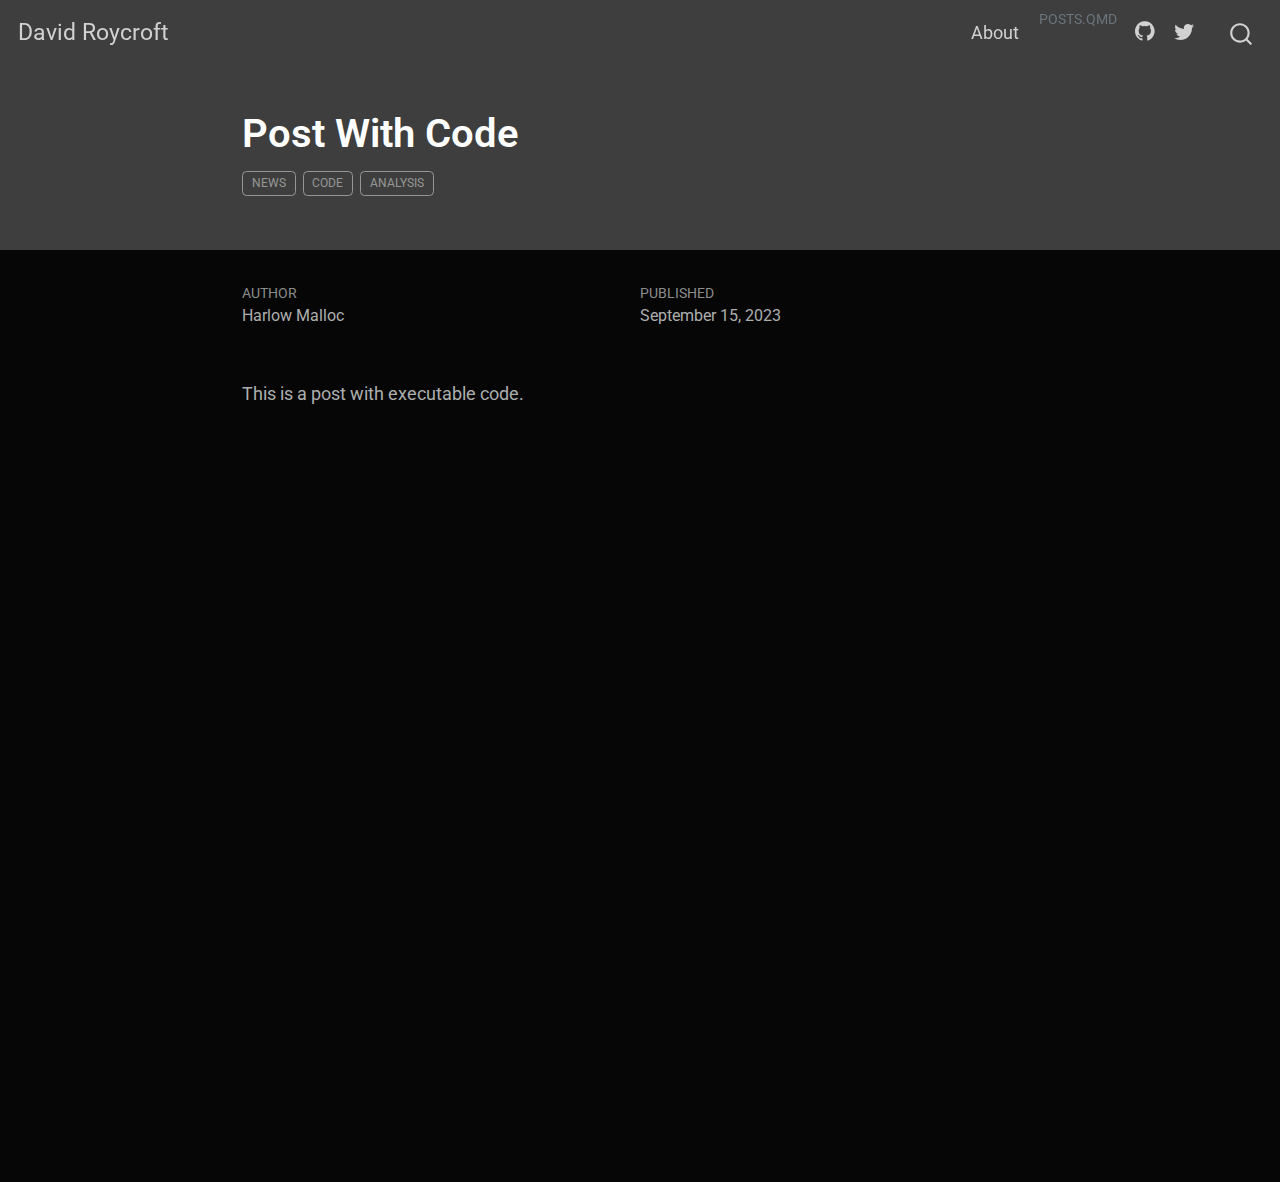
<file: docs/posts/post-with-code/index.html>
<!DOCTYPE html>
<html xmlns="http://www.w3.org/1999/xhtml" lang="en" xml:lang="en"><head>

<meta charset="utf-8">
<meta name="generator" content="quarto-1.2.475">

<meta name="viewport" content="width=device-width, initial-scale=1.0, user-scalable=yes">

<meta name="author" content="Harlow Malloc">
<meta name="dcterms.date" content="2023-09-15">

<title>David Roycroft - Post With Code</title>
<style>
code{white-space: pre-wrap;}
span.smallcaps{font-variant: small-caps;}
div.columns{display: flex; gap: min(4vw, 1.5em);}
div.column{flex: auto; overflow-x: auto;}
div.hanging-indent{margin-left: 1.5em; text-indent: -1.5em;}
ul.task-list{list-style: none;}
ul.task-list li input[type="checkbox"] {
  width: 0.8em;
  margin: 0 0.8em 0.2em -1.6em;
  vertical-align: middle;
}
</style>


<script src="../../site_libs/quarto-nav/quarto-nav.js"></script>
<script src="../../site_libs/quarto-nav/headroom.min.js"></script>
<script src="../../site_libs/clipboard/clipboard.min.js"></script>
<script src="../../site_libs/quarto-search/autocomplete.umd.js"></script>
<script src="../../site_libs/quarto-search/fuse.min.js"></script>
<script src="../../site_libs/quarto-search/quarto-search.js"></script>
<meta name="quarto:offset" content="../../">
<script src="../../site_libs/quarto-html/quarto.js"></script>
<script src="../../site_libs/quarto-html/popper.min.js"></script>
<script src="../../site_libs/quarto-html/tippy.umd.min.js"></script>
<script src="../../site_libs/quarto-html/anchor.min.js"></script>
<link href="../../site_libs/quarto-html/tippy.css" rel="stylesheet">
<link href="../../site_libs/quarto-html/quarto-syntax-highlighting-dark.css" rel="stylesheet" id="quarto-text-highlighting-styles">
<script src="../../site_libs/bootstrap/bootstrap.min.js"></script>
<link href="../../site_libs/bootstrap/bootstrap-icons.css" rel="stylesheet">
<link href="../../site_libs/bootstrap/bootstrap.min.css" rel="stylesheet" id="quarto-bootstrap" data-mode="dark">
<script id="quarto-search-options" type="application/json">{
  "location": "navbar",
  "copy-button": false,
  "collapse-after": 3,
  "panel-placement": "end",
  "type": "overlay",
  "limit": 20,
  "language": {
    "search-no-results-text": "No results",
    "search-matching-documents-text": "matching documents",
    "search-copy-link-title": "Copy link to search",
    "search-hide-matches-text": "Hide additional matches",
    "search-more-match-text": "more match in this document",
    "search-more-matches-text": "more matches in this document",
    "search-clear-button-title": "Clear",
    "search-detached-cancel-button-title": "Cancel",
    "search-submit-button-title": "Submit"
  }
}</script>


<link rel="stylesheet" href="../../styles.css">
</head>

<body class="nav-fixed fullcontent">

<div id="quarto-search-results"></div>
  <header id="quarto-header" class="headroom fixed-top">
    <nav class="navbar navbar-expand-lg navbar-dark ">
      <div class="navbar-container container-fluid">
      <div class="navbar-brand-container">
    <a class="navbar-brand" href="../../index.html">
    <span class="navbar-title">David Roycroft</span>
    </a>
  </div>
          <button class="navbar-toggler" type="button" data-bs-toggle="collapse" data-bs-target="#navbarCollapse" aria-controls="navbarCollapse" aria-expanded="false" aria-label="Toggle navigation" onclick="if (window.quartoToggleHeadroom) { window.quartoToggleHeadroom(); }">
  <span class="navbar-toggler-icon"></span>
</button>
          <div class="collapse navbar-collapse" id="navbarCollapse">
            <ul class="navbar-nav navbar-nav-scroll ms-auto">
  <li class="nav-item">
    <a class="nav-link" href="../../about.html">
 <span class="menu-text">About</span></a>
  </li>  
  <li class="dropdown-header">
 <span class="menu-text">posts.qmd</span></li>
  <li class="nav-item compact">
    <a class="nav-link" href="https://github.com/DRoycroft"><i class="bi bi-github" role="img">
</i> 
 <span class="menu-text"></span></a>
  </li>  
  <li class="nav-item compact">
    <a class="nav-link" href="https://twitter.com/DavidRoycroft6"><i class="bi bi-twitter" role="img">
</i> 
 <span class="menu-text"></span></a>
  </li>  
</ul>
              <div id="quarto-search" class="" title="Search"></div>
          </div> <!-- /navcollapse -->
      </div> <!-- /container-fluid -->
    </nav>
</header>
<!-- content -->
<header id="title-block-header" class="quarto-title-block default page-columns page-full">
  <div class="quarto-title-banner page-columns page-full">
    <div class="quarto-title column-body">
      <h1 class="title">Post With Code</h1>
                                <div class="quarto-categories">
                <div class="quarto-category">news</div>
                <div class="quarto-category">code</div>
                <div class="quarto-category">analysis</div>
              </div>
                  </div>
  </div>
    
  
  <div class="quarto-title-meta">

      <div>
      <div class="quarto-title-meta-heading">Author</div>
      <div class="quarto-title-meta-contents">
               <p>Harlow Malloc </p>
            </div>
    </div>
      
      <div>
      <div class="quarto-title-meta-heading">Published</div>
      <div class="quarto-title-meta-contents">
        <p class="date">September 15, 2023</p>
      </div>
    </div>
    
      
    </div>
    
  
  </header><div id="quarto-content" class="quarto-container page-columns page-rows-contents page-layout-article page-navbar">
<!-- sidebar -->
<!-- margin-sidebar -->
    
<!-- main -->
<main class="content quarto-banner-title-block" id="quarto-document-content">




<p>This is a post with executable code.</p>



</main> <!-- /main -->
<script id="quarto-html-after-body" type="application/javascript">
window.document.addEventListener("DOMContentLoaded", function (event) {
  const toggleBodyColorMode = (bsSheetEl) => {
    const mode = bsSheetEl.getAttribute("data-mode");
    const bodyEl = window.document.querySelector("body");
    if (mode === "dark") {
      bodyEl.classList.add("quarto-dark");
      bodyEl.classList.remove("quarto-light");
    } else {
      bodyEl.classList.add("quarto-light");
      bodyEl.classList.remove("quarto-dark");
    }
  }
  const toggleBodyColorPrimary = () => {
    const bsSheetEl = window.document.querySelector("link#quarto-bootstrap");
    if (bsSheetEl) {
      toggleBodyColorMode(bsSheetEl);
    }
  }
  toggleBodyColorPrimary();  
  const icon = "";
  const anchorJS = new window.AnchorJS();
  anchorJS.options = {
    placement: 'right',
    icon: icon
  };
  anchorJS.add('.anchored');
  const clipboard = new window.ClipboardJS('.code-copy-button', {
    target: function(trigger) {
      return trigger.previousElementSibling;
    }
  });
  clipboard.on('success', function(e) {
    // button target
    const button = e.trigger;
    // don't keep focus
    button.blur();
    // flash "checked"
    button.classList.add('code-copy-button-checked');
    var currentTitle = button.getAttribute("title");
    button.setAttribute("title", "Copied!");
    let tooltip;
    if (window.bootstrap) {
      button.setAttribute("data-bs-toggle", "tooltip");
      button.setAttribute("data-bs-placement", "left");
      button.setAttribute("data-bs-title", "Copied!");
      tooltip = new bootstrap.Tooltip(button, 
        { trigger: "manual", 
          customClass: "code-copy-button-tooltip",
          offset: [0, -8]});
      tooltip.show();    
    }
    setTimeout(function() {
      if (tooltip) {
        tooltip.hide();
        button.removeAttribute("data-bs-title");
        button.removeAttribute("data-bs-toggle");
        button.removeAttribute("data-bs-placement");
      }
      button.setAttribute("title", currentTitle);
      button.classList.remove('code-copy-button-checked');
    }, 1000);
    // clear code selection
    e.clearSelection();
  });
  function tippyHover(el, contentFn) {
    const config = {
      allowHTML: true,
      content: contentFn,
      maxWidth: 500,
      delay: 100,
      arrow: false,
      appendTo: function(el) {
          return el.parentElement;
      },
      interactive: true,
      interactiveBorder: 10,
      theme: 'quarto',
      placement: 'bottom-start'
    };
    window.tippy(el, config); 
  }
  const noterefs = window.document.querySelectorAll('a[role="doc-noteref"]');
  for (var i=0; i<noterefs.length; i++) {
    const ref = noterefs[i];
    tippyHover(ref, function() {
      // use id or data attribute instead here
      let href = ref.getAttribute('data-footnote-href') || ref.getAttribute('href');
      try { href = new URL(href).hash; } catch {}
      const id = href.replace(/^#\/?/, "");
      const note = window.document.getElementById(id);
      return note.innerHTML;
    });
  }
  const findCites = (el) => {
    const parentEl = el.parentElement;
    if (parentEl) {
      const cites = parentEl.dataset.cites;
      if (cites) {
        return {
          el,
          cites: cites.split(' ')
        };
      } else {
        return findCites(el.parentElement)
      }
    } else {
      return undefined;
    }
  };
  var bibliorefs = window.document.querySelectorAll('a[role="doc-biblioref"]');
  for (var i=0; i<bibliorefs.length; i++) {
    const ref = bibliorefs[i];
    const citeInfo = findCites(ref);
    if (citeInfo) {
      tippyHover(citeInfo.el, function() {
        var popup = window.document.createElement('div');
        citeInfo.cites.forEach(function(cite) {
          var citeDiv = window.document.createElement('div');
          citeDiv.classList.add('hanging-indent');
          citeDiv.classList.add('csl-entry');
          var biblioDiv = window.document.getElementById('ref-' + cite);
          if (biblioDiv) {
            citeDiv.innerHTML = biblioDiv.innerHTML;
          }
          popup.appendChild(citeDiv);
        });
        return popup.innerHTML;
      });
    }
  }
});
</script>
</div> <!-- /content -->



</body></html>
</file>
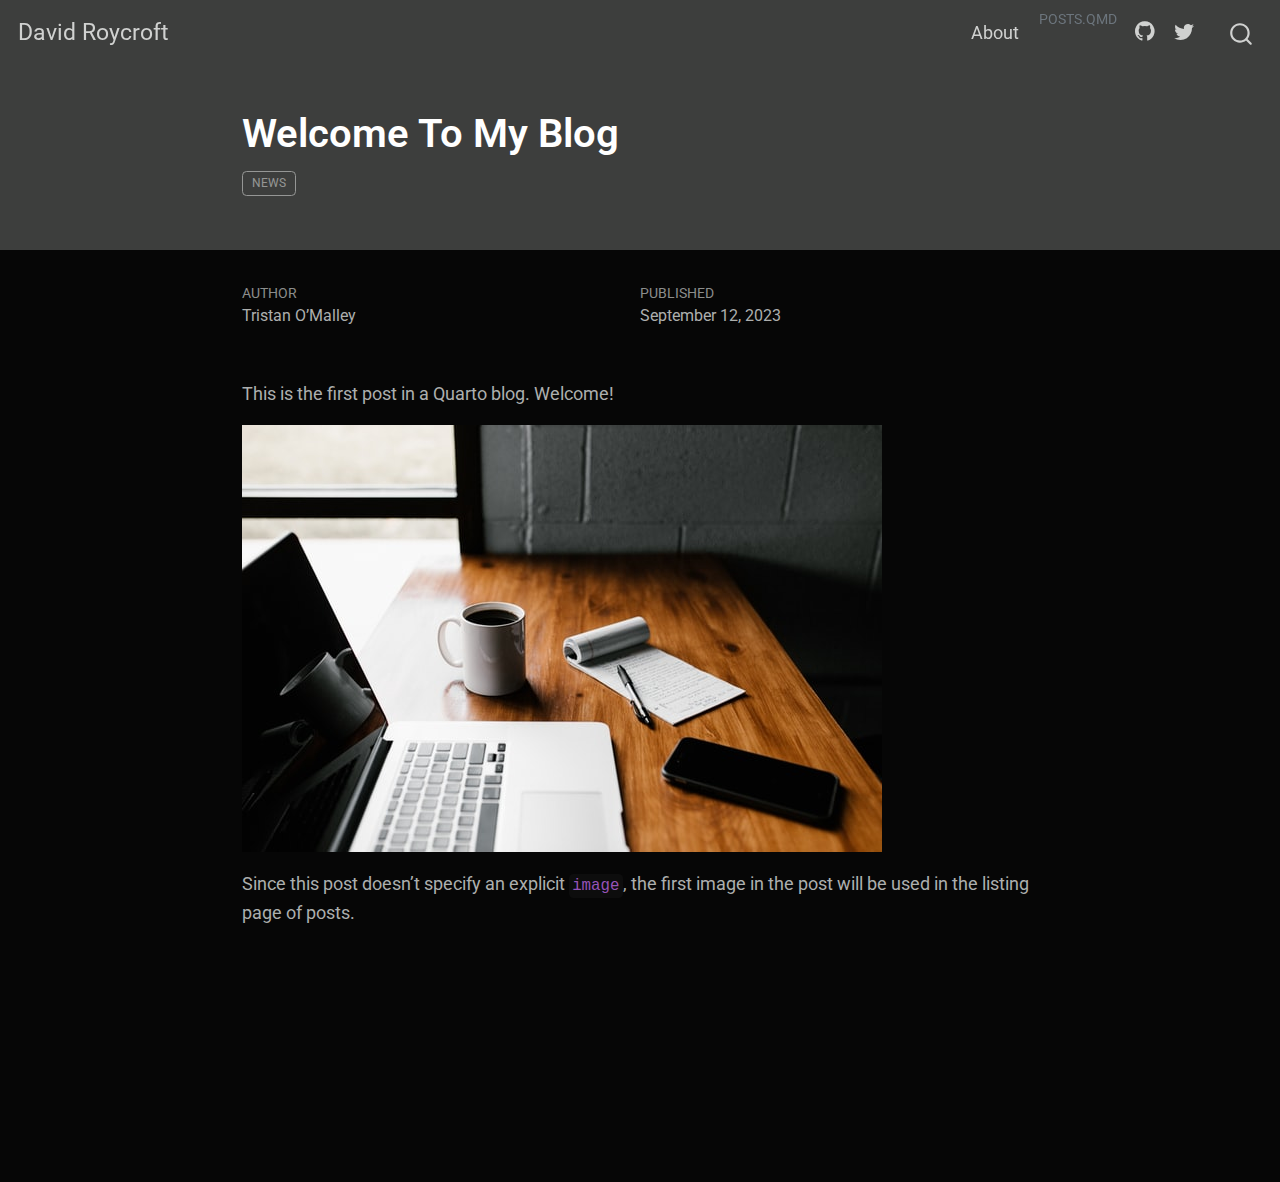
<file: docs/posts/welcome/index.html>
<!DOCTYPE html>
<html xmlns="http://www.w3.org/1999/xhtml" lang="en" xml:lang="en"><head>

<meta charset="utf-8">
<meta name="generator" content="quarto-1.2.475">

<meta name="viewport" content="width=device-width, initial-scale=1.0, user-scalable=yes">

<meta name="author" content="Tristan O’Malley">
<meta name="dcterms.date" content="2023-09-12">

<title>David Roycroft - Welcome To My Blog</title>
<style>
code{white-space: pre-wrap;}
span.smallcaps{font-variant: small-caps;}
div.columns{display: flex; gap: min(4vw, 1.5em);}
div.column{flex: auto; overflow-x: auto;}
div.hanging-indent{margin-left: 1.5em; text-indent: -1.5em;}
ul.task-list{list-style: none;}
ul.task-list li input[type="checkbox"] {
  width: 0.8em;
  margin: 0 0.8em 0.2em -1.6em;
  vertical-align: middle;
}
</style>


<script src="../../site_libs/quarto-nav/quarto-nav.js"></script>
<script src="../../site_libs/quarto-nav/headroom.min.js"></script>
<script src="../../site_libs/clipboard/clipboard.min.js"></script>
<script src="../../site_libs/quarto-search/autocomplete.umd.js"></script>
<script src="../../site_libs/quarto-search/fuse.min.js"></script>
<script src="../../site_libs/quarto-search/quarto-search.js"></script>
<meta name="quarto:offset" content="../../">
<script src="../../site_libs/quarto-html/quarto.js"></script>
<script src="../../site_libs/quarto-html/popper.min.js"></script>
<script src="../../site_libs/quarto-html/tippy.umd.min.js"></script>
<script src="../../site_libs/quarto-html/anchor.min.js"></script>
<link href="../../site_libs/quarto-html/tippy.css" rel="stylesheet">
<link href="../../site_libs/quarto-html/quarto-syntax-highlighting-dark.css" rel="stylesheet" id="quarto-text-highlighting-styles">
<script src="../../site_libs/bootstrap/bootstrap.min.js"></script>
<link href="../../site_libs/bootstrap/bootstrap-icons.css" rel="stylesheet">
<link href="../../site_libs/bootstrap/bootstrap.min.css" rel="stylesheet" id="quarto-bootstrap" data-mode="dark">
<script id="quarto-search-options" type="application/json">{
  "location": "navbar",
  "copy-button": false,
  "collapse-after": 3,
  "panel-placement": "end",
  "type": "overlay",
  "limit": 20,
  "language": {
    "search-no-results-text": "No results",
    "search-matching-documents-text": "matching documents",
    "search-copy-link-title": "Copy link to search",
    "search-hide-matches-text": "Hide additional matches",
    "search-more-match-text": "more match in this document",
    "search-more-matches-text": "more matches in this document",
    "search-clear-button-title": "Clear",
    "search-detached-cancel-button-title": "Cancel",
    "search-submit-button-title": "Submit"
  }
}</script>


<link rel="stylesheet" href="../../styles.css">
</head>

<body class="nav-fixed fullcontent">

<div id="quarto-search-results"></div>
  <header id="quarto-header" class="headroom fixed-top">
    <nav class="navbar navbar-expand-lg navbar-dark ">
      <div class="navbar-container container-fluid">
      <div class="navbar-brand-container">
    <a class="navbar-brand" href="../../index.html">
    <span class="navbar-title">David Roycroft</span>
    </a>
  </div>
          <button class="navbar-toggler" type="button" data-bs-toggle="collapse" data-bs-target="#navbarCollapse" aria-controls="navbarCollapse" aria-expanded="false" aria-label="Toggle navigation" onclick="if (window.quartoToggleHeadroom) { window.quartoToggleHeadroom(); }">
  <span class="navbar-toggler-icon"></span>
</button>
          <div class="collapse navbar-collapse" id="navbarCollapse">
            <ul class="navbar-nav navbar-nav-scroll ms-auto">
  <li class="nav-item">
    <a class="nav-link" href="../../about.html">
 <span class="menu-text">About</span></a>
  </li>  
  <li class="dropdown-header">
 <span class="menu-text">posts.qmd</span></li>
  <li class="nav-item compact">
    <a class="nav-link" href="https://github.com/DRoycroft"><i class="bi bi-github" role="img">
</i> 
 <span class="menu-text"></span></a>
  </li>  
  <li class="nav-item compact">
    <a class="nav-link" href="https://twitter.com/DavidRoycroft6"><i class="bi bi-twitter" role="img">
</i> 
 <span class="menu-text"></span></a>
  </li>  
</ul>
              <div id="quarto-search" class="" title="Search"></div>
          </div> <!-- /navcollapse -->
      </div> <!-- /container-fluid -->
    </nav>
</header>
<!-- content -->
<header id="title-block-header" class="quarto-title-block default page-columns page-full">
  <div class="quarto-title-banner page-columns page-full">
    <div class="quarto-title column-body">
      <h1 class="title">Welcome To My Blog</h1>
                                <div class="quarto-categories">
                <div class="quarto-category">news</div>
              </div>
                  </div>
  </div>
    
  
  <div class="quarto-title-meta">

      <div>
      <div class="quarto-title-meta-heading">Author</div>
      <div class="quarto-title-meta-contents">
               <p>Tristan O’Malley </p>
            </div>
    </div>
      
      <div>
      <div class="quarto-title-meta-heading">Published</div>
      <div class="quarto-title-meta-contents">
        <p class="date">September 12, 2023</p>
      </div>
    </div>
    
      
    </div>
    
  
  </header><div id="quarto-content" class="quarto-container page-columns page-rows-contents page-layout-article page-navbar">
<!-- sidebar -->
<!-- margin-sidebar -->
    
<!-- main -->
<main class="content quarto-banner-title-block" id="quarto-document-content">




<p>This is the first post in a Quarto blog. Welcome!</p>
<p><img src="thumbnail.jpg" class="img-fluid"></p>
<p>Since this post doesn’t specify an explicit <code>image</code>, the first image in the post will be used in the listing page of posts.</p>



</main> <!-- /main -->
<script id="quarto-html-after-body" type="application/javascript">
window.document.addEventListener("DOMContentLoaded", function (event) {
  const toggleBodyColorMode = (bsSheetEl) => {
    const mode = bsSheetEl.getAttribute("data-mode");
    const bodyEl = window.document.querySelector("body");
    if (mode === "dark") {
      bodyEl.classList.add("quarto-dark");
      bodyEl.classList.remove("quarto-light");
    } else {
      bodyEl.classList.add("quarto-light");
      bodyEl.classList.remove("quarto-dark");
    }
  }
  const toggleBodyColorPrimary = () => {
    const bsSheetEl = window.document.querySelector("link#quarto-bootstrap");
    if (bsSheetEl) {
      toggleBodyColorMode(bsSheetEl);
    }
  }
  toggleBodyColorPrimary();  
  const icon = "";
  const anchorJS = new window.AnchorJS();
  anchorJS.options = {
    placement: 'right',
    icon: icon
  };
  anchorJS.add('.anchored');
  const clipboard = new window.ClipboardJS('.code-copy-button', {
    target: function(trigger) {
      return trigger.previousElementSibling;
    }
  });
  clipboard.on('success', function(e) {
    // button target
    const button = e.trigger;
    // don't keep focus
    button.blur();
    // flash "checked"
    button.classList.add('code-copy-button-checked');
    var currentTitle = button.getAttribute("title");
    button.setAttribute("title", "Copied!");
    let tooltip;
    if (window.bootstrap) {
      button.setAttribute("data-bs-toggle", "tooltip");
      button.setAttribute("data-bs-placement", "left");
      button.setAttribute("data-bs-title", "Copied!");
      tooltip = new bootstrap.Tooltip(button, 
        { trigger: "manual", 
          customClass: "code-copy-button-tooltip",
          offset: [0, -8]});
      tooltip.show();    
    }
    setTimeout(function() {
      if (tooltip) {
        tooltip.hide();
        button.removeAttribute("data-bs-title");
        button.removeAttribute("data-bs-toggle");
        button.removeAttribute("data-bs-placement");
      }
      button.setAttribute("title", currentTitle);
      button.classList.remove('code-copy-button-checked');
    }, 1000);
    // clear code selection
    e.clearSelection();
  });
  function tippyHover(el, contentFn) {
    const config = {
      allowHTML: true,
      content: contentFn,
      maxWidth: 500,
      delay: 100,
      arrow: false,
      appendTo: function(el) {
          return el.parentElement;
      },
      interactive: true,
      interactiveBorder: 10,
      theme: 'quarto',
      placement: 'bottom-start'
    };
    window.tippy(el, config); 
  }
  const noterefs = window.document.querySelectorAll('a[role="doc-noteref"]');
  for (var i=0; i<noterefs.length; i++) {
    const ref = noterefs[i];
    tippyHover(ref, function() {
      // use id or data attribute instead here
      let href = ref.getAttribute('data-footnote-href') || ref.getAttribute('href');
      try { href = new URL(href).hash; } catch {}
      const id = href.replace(/^#\/?/, "");
      const note = window.document.getElementById(id);
      return note.innerHTML;
    });
  }
  const findCites = (el) => {
    const parentEl = el.parentElement;
    if (parentEl) {
      const cites = parentEl.dataset.cites;
      if (cites) {
        return {
          el,
          cites: cites.split(' ')
        };
      } else {
        return findCites(el.parentElement)
      }
    } else {
      return undefined;
    }
  };
  var bibliorefs = window.document.querySelectorAll('a[role="doc-biblioref"]');
  for (var i=0; i<bibliorefs.length; i++) {
    const ref = bibliorefs[i];
    const citeInfo = findCites(ref);
    if (citeInfo) {
      tippyHover(citeInfo.el, function() {
        var popup = window.document.createElement('div');
        citeInfo.cites.forEach(function(cite) {
          var citeDiv = window.document.createElement('div');
          citeDiv.classList.add('hanging-indent');
          citeDiv.classList.add('csl-entry');
          var biblioDiv = window.document.getElementById('ref-' + cite);
          if (biblioDiv) {
            citeDiv.innerHTML = biblioDiv.innerHTML;
          }
          popup.appendChild(citeDiv);
        });
        return popup.innerHTML;
      });
    }
  }
});
</script>
</div> <!-- /content -->



</body></html>
</file>
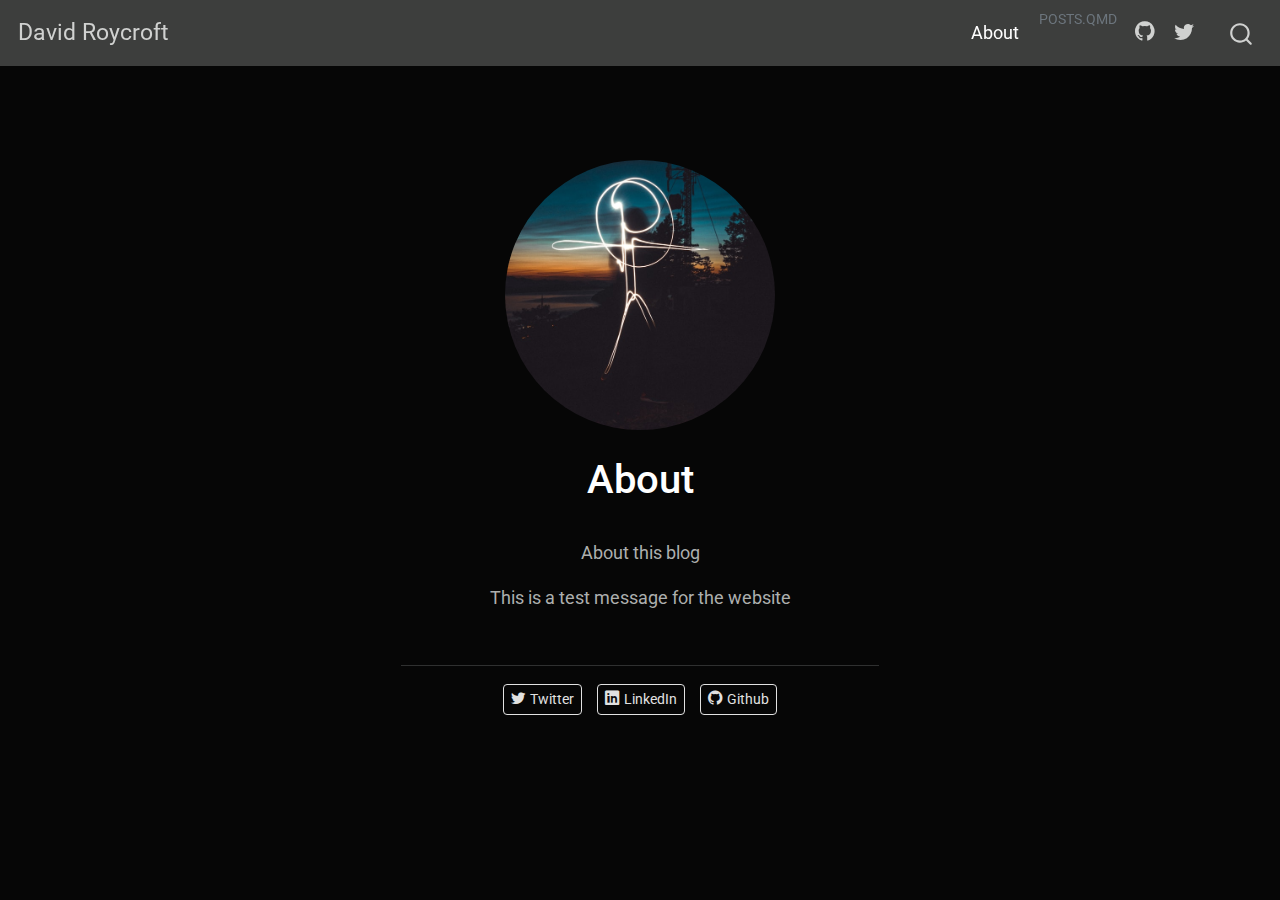
<file: docs/about.html>
<!DOCTYPE html>
<html xmlns="http://www.w3.org/1999/xhtml" lang="en" xml:lang="en"><head>

<meta charset="utf-8">
<meta name="generator" content="quarto-1.2.475">

<meta name="viewport" content="width=device-width, initial-scale=1.0, user-scalable=yes">


<title>David Roycroft - About</title>
<style>
code{white-space: pre-wrap;}
span.smallcaps{font-variant: small-caps;}
div.columns{display: flex; gap: min(4vw, 1.5em);}
div.column{flex: auto; overflow-x: auto;}
div.hanging-indent{margin-left: 1.5em; text-indent: -1.5em;}
ul.task-list{list-style: none;}
ul.task-list li input[type="checkbox"] {
  width: 0.8em;
  margin: 0 0.8em 0.2em -1.6em;
  vertical-align: middle;
}
</style>


<script src="site_libs/quarto-nav/quarto-nav.js"></script>
<script src="site_libs/quarto-nav/headroom.min.js"></script>
<script src="site_libs/clipboard/clipboard.min.js"></script>
<script src="site_libs/quarto-search/autocomplete.umd.js"></script>
<script src="site_libs/quarto-search/fuse.min.js"></script>
<script src="site_libs/quarto-search/quarto-search.js"></script>
<meta name="quarto:offset" content="./">
<script src="site_libs/quarto-html/quarto.js"></script>
<script src="site_libs/quarto-html/popper.min.js"></script>
<script src="site_libs/quarto-html/tippy.umd.min.js"></script>
<link href="site_libs/quarto-html/tippy.css" rel="stylesheet">
<link href="site_libs/quarto-html/quarto-syntax-highlighting-dark.css" rel="stylesheet" id="quarto-text-highlighting-styles">
<script src="site_libs/bootstrap/bootstrap.min.js"></script>
<link href="site_libs/bootstrap/bootstrap-icons.css" rel="stylesheet">
<link href="site_libs/bootstrap/bootstrap.min.css" rel="stylesheet" id="quarto-bootstrap" data-mode="dark">
<script id="quarto-search-options" type="application/json">{
  "location": "navbar",
  "copy-button": false,
  "collapse-after": 3,
  "panel-placement": "end",
  "type": "overlay",
  "limit": 20,
  "language": {
    "search-no-results-text": "No results",
    "search-matching-documents-text": "matching documents",
    "search-copy-link-title": "Copy link to search",
    "search-hide-matches-text": "Hide additional matches",
    "search-more-match-text": "more match in this document",
    "search-more-matches-text": "more matches in this document",
    "search-clear-button-title": "Clear",
    "search-detached-cancel-button-title": "Cancel",
    "search-submit-button-title": "Submit"
  }
}</script>


<link rel="stylesheet" href="styles.css">
</head>

<body class="nav-fixed fullcontent">

<div id="quarto-search-results"></div>
  <header id="quarto-header" class="headroom fixed-top">
    <nav class="navbar navbar-expand-lg navbar-dark ">
      <div class="navbar-container container-fluid">
      <div class="navbar-brand-container">
    <a class="navbar-brand" href="./index.html">
    <span class="navbar-title">David Roycroft</span>
    </a>
  </div>
          <button class="navbar-toggler" type="button" data-bs-toggle="collapse" data-bs-target="#navbarCollapse" aria-controls="navbarCollapse" aria-expanded="false" aria-label="Toggle navigation" onclick="if (window.quartoToggleHeadroom) { window.quartoToggleHeadroom(); }">
  <span class="navbar-toggler-icon"></span>
</button>
          <div class="collapse navbar-collapse" id="navbarCollapse">
            <ul class="navbar-nav navbar-nav-scroll ms-auto">
  <li class="nav-item">
    <a class="nav-link active" href="./about.html" aria-current="page">
 <span class="menu-text">About</span></a>
  </li>  
  <li class="dropdown-header">
 <span class="menu-text">posts.qmd</span></li>
  <li class="nav-item compact">
    <a class="nav-link" href="https://github.com/DRoycroft"><i class="bi bi-github" role="img">
</i> 
 <span class="menu-text"></span></a>
  </li>  
  <li class="nav-item compact">
    <a class="nav-link" href="https://twitter.com/DavidRoycroft6"><i class="bi bi-twitter" role="img">
</i> 
 <span class="menu-text"></span></a>
  </li>  
</ul>
              <div id="quarto-search" class="" title="Search"></div>
          </div> <!-- /navcollapse -->
      </div> <!-- /container-fluid -->
    </nav>
</header>
<!-- content -->
<div id="quarto-content" class="quarto-container page-columns page-rows-contents page-layout-article page-navbar">
<!-- sidebar -->
<!-- margin-sidebar -->
    
<!-- main -->
<div class="quarto-about-jolla">
  <img src="profile.jpg" class="about-image
  round " style="height: 15em; width: 15em;">
 <header id="title-block-header" class="quarto-title-block default">
<div class="quarto-title">
<h1 class="title">About</h1>
</div>
<div class="quarto-title-meta">
  </div>
</header><main class="content" id="quarto-document-content">
<p>About this blog</p>
<p>This is a test message for the website</p>


</main> 
  <hr class="about-sep">
   <div class="about-links">
  <a href="https://twitter.com" class="about-link">
    <i class="bi bi-twitter"></i>
     <span class="about-link-text">Twitter</span>
  </a>
  <a href="https://linkedin.com" class="about-link">
    <i class="bi bi-linkedin"></i>
     <span class="about-link-text">LinkedIn</span>
  </a>
  <a href="https://github.com" class="about-link">
    <i class="bi bi-github"></i>
     <span class="about-link-text">Github</span>
  </a>
</div>
</div>
 <!-- /main -->
<script id="quarto-html-after-body" type="application/javascript">
window.document.addEventListener("DOMContentLoaded", function (event) {
  const toggleBodyColorMode = (bsSheetEl) => {
    const mode = bsSheetEl.getAttribute("data-mode");
    const bodyEl = window.document.querySelector("body");
    if (mode === "dark") {
      bodyEl.classList.add("quarto-dark");
      bodyEl.classList.remove("quarto-light");
    } else {
      bodyEl.classList.add("quarto-light");
      bodyEl.classList.remove("quarto-dark");
    }
  }
  const toggleBodyColorPrimary = () => {
    const bsSheetEl = window.document.querySelector("link#quarto-bootstrap");
    if (bsSheetEl) {
      toggleBodyColorMode(bsSheetEl);
    }
  }
  toggleBodyColorPrimary();  
  const clipboard = new window.ClipboardJS('.code-copy-button', {
    target: function(trigger) {
      return trigger.previousElementSibling;
    }
  });
  clipboard.on('success', function(e) {
    // button target
    const button = e.trigger;
    // don't keep focus
    button.blur();
    // flash "checked"
    button.classList.add('code-copy-button-checked');
    var currentTitle = button.getAttribute("title");
    button.setAttribute("title", "Copied!");
    let tooltip;
    if (window.bootstrap) {
      button.setAttribute("data-bs-toggle", "tooltip");
      button.setAttribute("data-bs-placement", "left");
      button.setAttribute("data-bs-title", "Copied!");
      tooltip = new bootstrap.Tooltip(button, 
        { trigger: "manual", 
          customClass: "code-copy-button-tooltip",
          offset: [0, -8]});
      tooltip.show();    
    }
    setTimeout(function() {
      if (tooltip) {
        tooltip.hide();
        button.removeAttribute("data-bs-title");
        button.removeAttribute("data-bs-toggle");
        button.removeAttribute("data-bs-placement");
      }
      button.setAttribute("title", currentTitle);
      button.classList.remove('code-copy-button-checked');
    }, 1000);
    // clear code selection
    e.clearSelection();
  });
  function tippyHover(el, contentFn) {
    const config = {
      allowHTML: true,
      content: contentFn,
      maxWidth: 500,
      delay: 100,
      arrow: false,
      appendTo: function(el) {
          return el.parentElement;
      },
      interactive: true,
      interactiveBorder: 10,
      theme: 'quarto',
      placement: 'bottom-start'
    };
    window.tippy(el, config); 
  }
  const noterefs = window.document.querySelectorAll('a[role="doc-noteref"]');
  for (var i=0; i<noterefs.length; i++) {
    const ref = noterefs[i];
    tippyHover(ref, function() {
      // use id or data attribute instead here
      let href = ref.getAttribute('data-footnote-href') || ref.getAttribute('href');
      try { href = new URL(href).hash; } catch {}
      const id = href.replace(/^#\/?/, "");
      const note = window.document.getElementById(id);
      return note.innerHTML;
    });
  }
  const findCites = (el) => {
    const parentEl = el.parentElement;
    if (parentEl) {
      const cites = parentEl.dataset.cites;
      if (cites) {
        return {
          el,
          cites: cites.split(' ')
        };
      } else {
        return findCites(el.parentElement)
      }
    } else {
      return undefined;
    }
  };
  var bibliorefs = window.document.querySelectorAll('a[role="doc-biblioref"]');
  for (var i=0; i<bibliorefs.length; i++) {
    const ref = bibliorefs[i];
    const citeInfo = findCites(ref);
    if (citeInfo) {
      tippyHover(citeInfo.el, function() {
        var popup = window.document.createElement('div');
        citeInfo.cites.forEach(function(cite) {
          var citeDiv = window.document.createElement('div');
          citeDiv.classList.add('hanging-indent');
          citeDiv.classList.add('csl-entry');
          var biblioDiv = window.document.getElementById('ref-' + cite);
          if (biblioDiv) {
            citeDiv.innerHTML = biblioDiv.innerHTML;
          }
          popup.appendChild(citeDiv);
        });
        return popup.innerHTML;
      });
    }
  }
});
</script>
</div> <!-- /content -->



</body></html>
</file>
<file: docs/site_libs/quarto-html/tippy.css>
.tippy-box[data-animation=fade][data-state=hidden]{opacity:0}[data-tippy-root]{max-width:calc(100vw - 10px)}.tippy-box{position:relative;background-color:#333;color:#fff;border-radius:4px;font-size:14px;line-height:1.4;white-space:normal;outline:0;transition-property:transform,visibility,opacity}.tippy-box[data-placement^=top]>.tippy-arrow{bottom:0}.tippy-box[data-placement^=top]>.tippy-arrow:before{bottom:-7px;left:0;border-width:8px 8px 0;border-top-color:initial;transform-origin:center top}.tippy-box[data-placement^=bottom]>.tippy-arrow{top:0}.tippy-box[data-placement^=bottom]>.tippy-arrow:before{top:-7px;left:0;border-width:0 8px 8px;border-bottom-color:initial;transform-origin:center bottom}.tippy-box[data-placement^=left]>.tippy-arrow{right:0}.tippy-box[data-placement^=left]>.tippy-arrow:before{border-width:8px 0 8px 8px;border-left-color:initial;right:-7px;transform-origin:center left}.tippy-box[data-placement^=right]>.tippy-arrow{left:0}.tippy-box[data-placement^=right]>.tippy-arrow:before{left:-7px;border-width:8px 8px 8px 0;border-right-color:initial;transform-origin:center right}.tippy-box[data-inertia][data-state=visible]{transition-timing-function:cubic-bezier(.54,1.5,.38,1.11)}.tippy-arrow{width:16px;height:16px;color:#333}.tippy-arrow:before{content:"";position:absolute;border-color:transparent;border-style:solid}.tippy-content{position:relative;padding:5px 9px;z-index:1}
</file>
<file: docs/site_libs/quarto-html/quarto-syntax-highlighting-dark.css>
/* quarto syntax highlight colors */
:root {
  --quarto-hl-al-color: #f07178;
  --quarto-hl-an-color: #d4d0ab;
  --quarto-hl-at-color: #00e0e0;
  --quarto-hl-bn-color: #d4d0ab;
  --quarto-hl-bu-color: #abe338;
  --quarto-hl-ch-color: #abe338;
  --quarto-hl-co-color: #f8f8f2;
  --quarto-hl-cv-color: #ffd700;
  --quarto-hl-cn-color: #ffd700;
  --quarto-hl-cf-color: #ffa07a;
  --quarto-hl-dt-color: #ffa07a;
  --quarto-hl-dv-color: #d4d0ab;
  --quarto-hl-do-color: #f8f8f2;
  --quarto-hl-er-color: #f07178;
  --quarto-hl-ex-color: #00e0e0;
  --quarto-hl-fl-color: #d4d0ab;
  --quarto-hl-fu-color: #ffa07a;
  --quarto-hl-im-color: #abe338;
  --quarto-hl-in-color: #d4d0ab;
  --quarto-hl-kw-color: #ffa07a;
  --quarto-hl-op-color: #ffa07a;
  --quarto-hl-ot-color: #00e0e0;
  --quarto-hl-pp-color: #dcc6e0;
  --quarto-hl-re-color: #00e0e0;
  --quarto-hl-sc-color: #abe338;
  --quarto-hl-ss-color: #abe338;
  --quarto-hl-st-color: #abe338;
  --quarto-hl-va-color: #00e0e0;
  --quarto-hl-vs-color: #abe338;
  --quarto-hl-wa-color: #dcc6e0;
}

/* other quarto variables */
:root {
  --quarto-font-monospace: SFMono-Regular, Menlo, Monaco, Consolas, "Liberation Mono", "Courier New", monospace;
}

code span.al {
  font-weight: bold;
  color: #f07178;
}

code span.an {
  color: #d4d0ab;
}

code span.at {
  color: #00e0e0;
}

code span.bn {
  color: #d4d0ab;
}

code span.bu {
  color: #abe338;
}

code span.ch {
  color: #abe338;
}

code span.co {
  font-style: italic;
  color: #f8f8f2;
}

code span.cv {
  color: #ffd700;
}

code span.cn {
  color: #ffd700;
}

code span.cf {
  font-weight: bold;
  color: #ffa07a;
}

code span.dt {
  color: #ffa07a;
}

code span.dv {
  color: #d4d0ab;
}

code span.do {
  color: #f8f8f2;
}

code span.er {
  color: #f07178;
  text-decoration: underline;
}

code span.ex {
  font-weight: bold;
  color: #00e0e0;
}

code span.fl {
  color: #d4d0ab;
}

code span.fu {
  color: #ffa07a;
}

code span.im {
  color: #abe338;
}

code span.in {
  color: #d4d0ab;
}

code span.kw {
  font-weight: bold;
  color: #ffa07a;
}

pre > code.sourceCode > span {
  color: #f8f8f2;
}

code span {
  color: #f8f8f2;
}

code.sourceCode > span {
  color: #f8f8f2;
}

div.sourceCode,
div.sourceCode pre.sourceCode {
  color: #f8f8f2;
}

code span.op {
  color: #ffa07a;
}

code span.ot {
  color: #00e0e0;
}

code span.pp {
  color: #dcc6e0;
}

code span.re {
  color: #00e0e0;
}

code span.sc {
  color: #abe338;
}

code span.ss {
  color: #abe338;
}

code span.st {
  color: #abe338;
}

code span.va {
  color: #00e0e0;
}

code span.vs {
  color: #abe338;
}

code span.wa {
  color: #dcc6e0;
}

.prevent-inlining {
  content: "</";
}

/*# sourceMappingURL=935a306eefa94366c21e1a970dddb765.css.map */
</file>
<file: docs/styles.css>
/* css styles */
</file>
